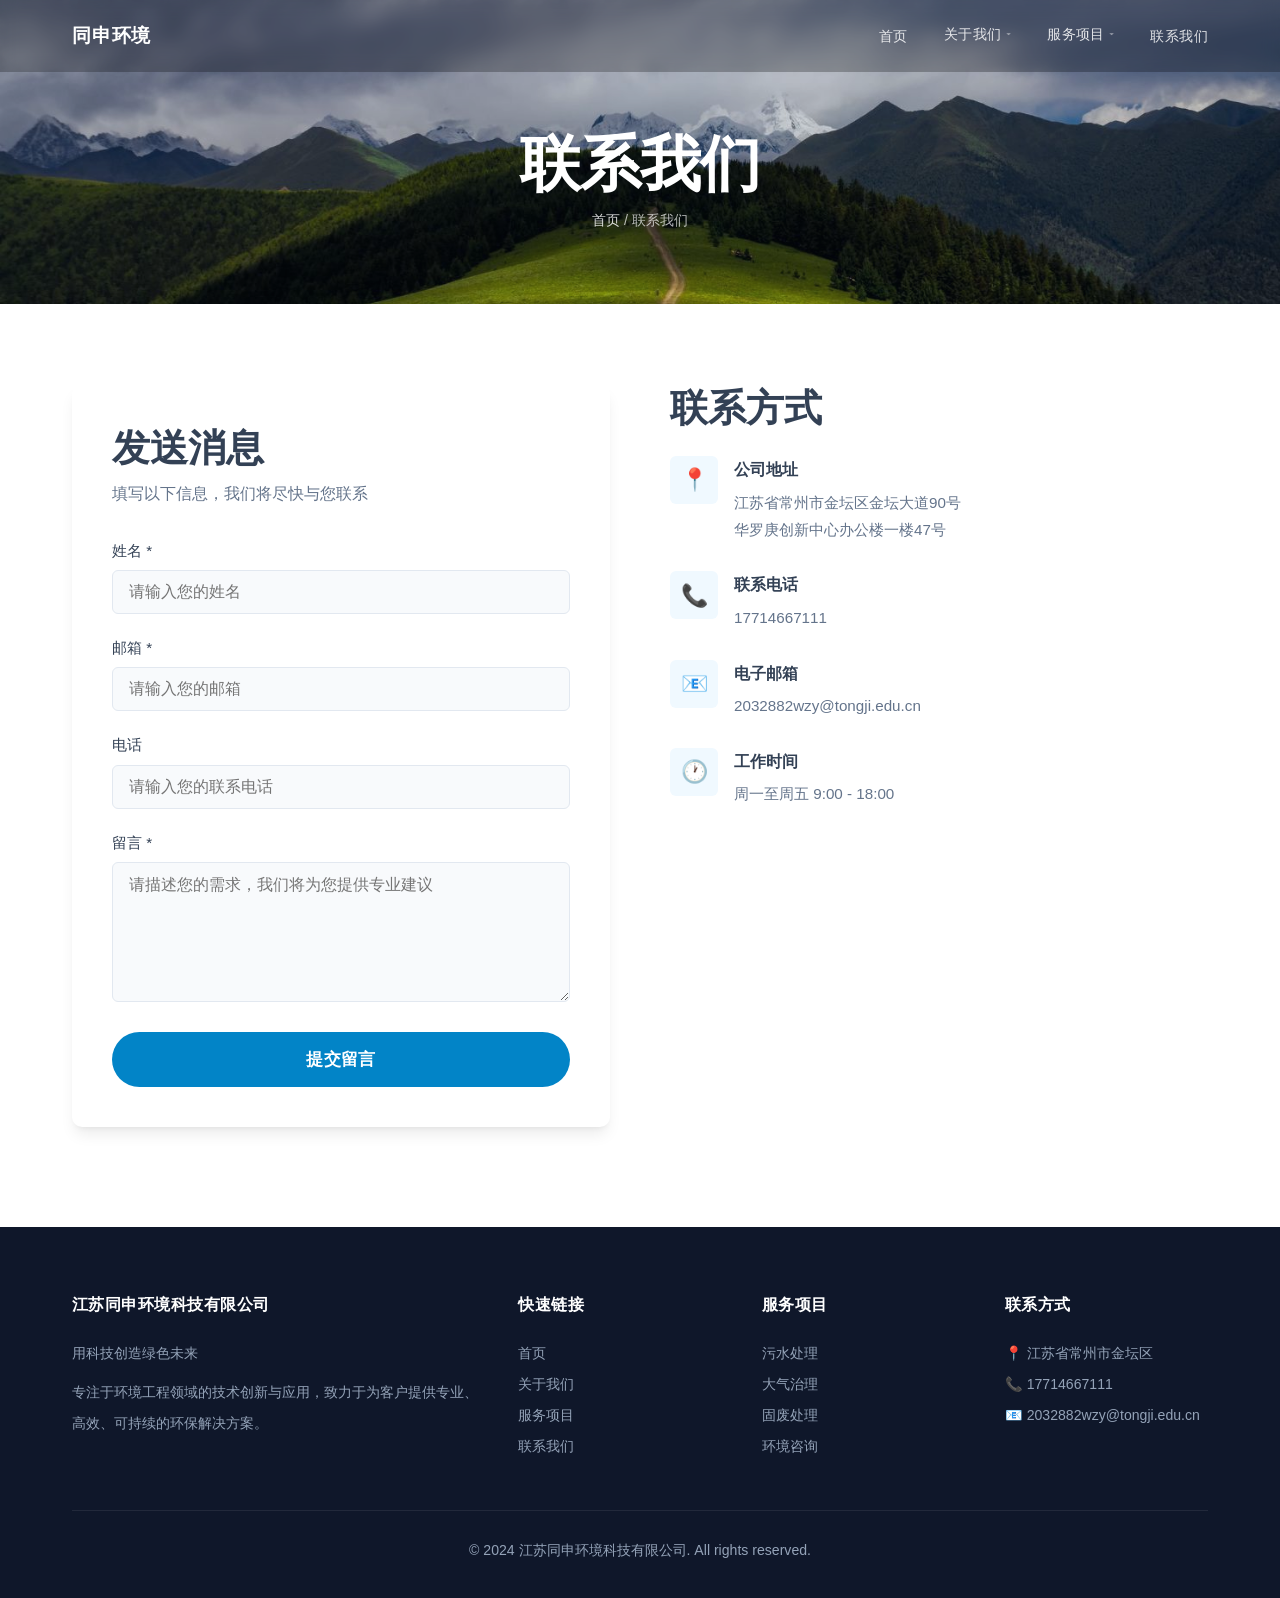
<file: contact.html>
<!DOCTYPE html>
<html lang="zh-CN">
<head>
    <meta charset="UTF-8">
    <meta name="viewport" content="width=device-width, initial-scale=1.0">
    <meta name="description" content="联系江苏同申环境科技有限公司 — 地址：江苏省常州市金坛区金坛大道90号华罗庚创新中心，电话：17714667111，邮箱：2032882wzy@tongji.edu.cn。">
    <title>联系我们 — 江苏同申环境科技有限公司</title>
    <link rel="stylesheet" href="css/style.css?v=11">
    <style>
        .contact-layout {
            display: grid;
            grid-template-columns: 1fr 1fr;
            gap: 60px;
            align-items: start;
        }

        /* 表单 */
        .contact-form {
            background: var(--white);
            padding: 40px;
            border-radius: var(--radius-lg);
            box-shadow: var(--shadow-lg);
        }

        .contact-form h2 {
            margin-bottom: 8px;
        }

        .contact-form .form-subtitle {
            color: var(--gray-500);
            margin-bottom: 28px;
        }

        .form-group {
            margin-bottom: 20px;
        }

        .form-group label {
            display: block;
            margin-bottom: 6px;
            font-weight: 500;
            font-size: 0.95rem;
            color: var(--gray-700);
        }

        .form-group input,
        .form-group textarea {
            width: 100%;
            padding: 12px 16px;
            border: 1.5px solid var(--gray-200);
            border-radius: var(--radius);
            font-size: 1rem;
            font-family: inherit;
            transition: border-color 0.2s, box-shadow 0.2s;
            background: var(--gray-50);
        }

        .form-group input:focus,
        .form-group textarea:focus {
            outline: none;
            border-color: var(--primary);
            box-shadow: 0 0 0 3px rgba(22, 163, 74, 0.1);
            background: var(--white);
        }

        .form-group textarea {
            resize: vertical;
            min-height: 140px;
        }

        .form-group .error-msg {
            color: #dc2626;
            font-size: 0.8rem;
            margin-top: 4px;
            display: none;
        }

        .form-group.error input,
        .form-group.error textarea {
            border-color: #dc2626;
        }

        .form-group.error .error-msg {
            display: block;
        }

        .form-success {
            display: none;
            text-align: center;
            padding: 40px;
        }

        .form-success .success-icon {
            font-size: 56px;
            margin-bottom: 16px;
        }

        .form-success h3 {
            color: var(--primary);
            margin-bottom: 8px;
        }

        /* 联系信息 */
        .contact-info h2 {
            margin-bottom: 24px;
        }

        .info-item {
            display: flex;
            gap: 16px;
            margin-bottom: 28px;
        }

        .info-icon {
            width: 48px;
            height: 48px;
            background: var(--primary-bg);
            border-radius: var(--radius);
            display: flex;
            align-items: center;
            justify-content: center;
            font-size: 22px;
            flex-shrink: 0;
        }

        .info-item h4 {
            margin-bottom: 4px;
            font-size: 1rem;
        }

        .info-item p {
            color: var(--gray-500);
            font-size: 0.95rem;
        }

        @media (max-width: 768px) {
            .contact-layout {
                grid-template-columns: 1fr;
                gap: 40px;
            }

            .contact-form {
                padding: 28px 20px;
            }
        }
    </style>
</head>
<body>

    <nav class="navbar" id="navbar">
        <div class="container">
            <a href="index.html" class="nav-logo">同申环境</a>
            <ul class="nav-links" id="navLinks">
                <li><a href="index.html">首页</a></li>
                <li class="nav-item">
                    <a href="about.html">关于我们</a>
                    <div class="nav-dropdown">
                        <a href="about.html">公司简介</a>
                        <a href="about.html#values">核心价值观</a>
                        <a href="about.html#timeline">发展历程</a>
                    </div>
                </li>
                <li class="nav-item">
                    <a href="products.html">服务项目</a>
                    <div class="nav-dropdown">
                        <a href="products.html">污水处理</a>
                        <a href="products.html">大气治理</a>
                        <a href="products.html">固废处理</a>
                        <a href="products.html">生态修复</a>
                        <a href="products.html">环境评估</a>
                        <a href="products.html">环保咨询</a>
                    </div>
                </li>
                <li><a href="contact.html">联系我们</a></li>
            </ul>
            <button class="nav-toggle" id="navToggle" aria-label="菜单">
                <span></span><span></span><span></span>
            </button>
        </div>
    </nav>

    <section class="page-banner">
        <div class="container">
            <h1>联系我们</h1>
            <p class="breadcrumb"><a href="index.html">首页</a> / 联系我们</p>
        </div>
    </section>

    <section class="section" style="padding-top: 80px;">
        <div class="container">
            <div class="contact-layout">
                <!-- 表单 -->
                <div class="contact-form" id="contactForm">
                    <h2>发送消息</h2>
                    <p class="form-subtitle">填写以下信息，我们将尽快与您联系</p>
                    <form id="messageForm" novalidate>
                        <div class="form-group">
                            <label for="name">姓名 *</label>
                            <input type="text" id="name" name="name" placeholder="请输入您的姓名" required>
                            <span class="error-msg">请输入姓名</span>
                        </div>
                        <div class="form-group">
                            <label for="email">邮箱 *</label>
                            <input type="email" id="email" name="email" placeholder="请输入您的邮箱" required>
                            <span class="error-msg">请输入有效的邮箱地址</span>
                        </div>
                        <div class="form-group">
                            <label for="phone">电话</label>
                            <input type="tel" id="phone" name="phone" placeholder="请输入您的联系电话">
                        </div>
                        <div class="form-group">
                            <label for="message">留言 *</label>
                            <textarea id="message" name="message" placeholder="请描述您的需求，我们将为您提供专业建议" required></textarea>
                            <span class="error-msg">请输入留言内容</span>
                        </div>
                        <button type="submit" class="btn btn-primary" style="width:100%;padding:14px;font-size:1.05rem;">提交留言</button>
                    </form>
                </div>

                <!-- 成功提示（默认隐藏） -->
                <div class="contact-form form-success" id="formSuccess">
                    <div class="success-icon">✅</div>
                    <h3>留言已提交！</h3>
                    <p>感谢您的留言，我们将在 1-2 个工作日内与您联系。</p>
                </div>

                <!-- 联系信息 -->
                <div class="contact-info">
                    <h2>联系方式</h2>
                    <div class="info-item">
                        <div class="info-icon">📍</div>
                        <div>
                            <h4>公司地址</h4>
                            <p>江苏省常州市金坛区金坛大道90号<br>华罗庚创新中心办公楼一楼47号</p>
                        </div>
                    </div>
                    <div class="info-item">
                        <div class="info-icon">📞</div>
                        <div>
                            <h4>联系电话</h4>
                            <p>17714667111</p>
                        </div>
                    </div>
                    <div class="info-item">
                        <div class="info-icon">📧</div>
                        <div>
                            <h4>电子邮箱</h4>
                            <p>2032882wzy@tongji.edu.cn</p>
                        </div>
                    </div>
                    <div class="info-item">
                        <div class="info-icon">🕐</div>
                        <div>
                            <h4>工作时间</h4>
                            <p>周一至周五 9:00 - 18:00</p>
                        </div>
                    </div>
                </div>
            </div>
        </div>
    </section>

    <footer class="footer">
        <div class="container">
            <div class="footer-grid">
                <div>
                    <h4>江苏同申环境科技有限公司</h4>
                    <p>用科技创造绿色未来</p>
                    <p style="margin-top:8px;">专注于环境工程领域的技术创新与应用，致力于为客户提供专业、高效、可持续的环保解决方案。</p>
                </div>
                <div>
                    <h4>快速链接</h4>
                    <p><a href="index.html">首页</a></p>
                    <p><a href="about.html">关于我们</a></p>
                    <p><a href="products.html">服务项目</a></p>
                    <p><a href="contact.html">联系我们</a></p>
                </div>
                <div>
                    <h4>服务项目</h4>
                    <p><a href="products.html">污水处理</a></p>
                    <p><a href="products.html">大气治理</a></p>
                    <p><a href="products.html">固废处理</a></p>
                    <p><a href="products.html">环境咨询</a></p>
                </div>
                <div>
                    <h4>联系方式</h4>
                    <p>📍 江苏省常州市金坛区</p>
                    <p>📞 17714667111</p>
                    <p>📧 2032882wzy@tongji.edu.cn</p>
                </div>
            </div>
            <div class="footer-bottom">
                <p>&copy; 2024 江苏同申环境科技有限公司. All rights reserved.</p>
            </div>
        </div>
    </footer>

    <script src="js/main.js"></script>
</body>
</html>
</file>
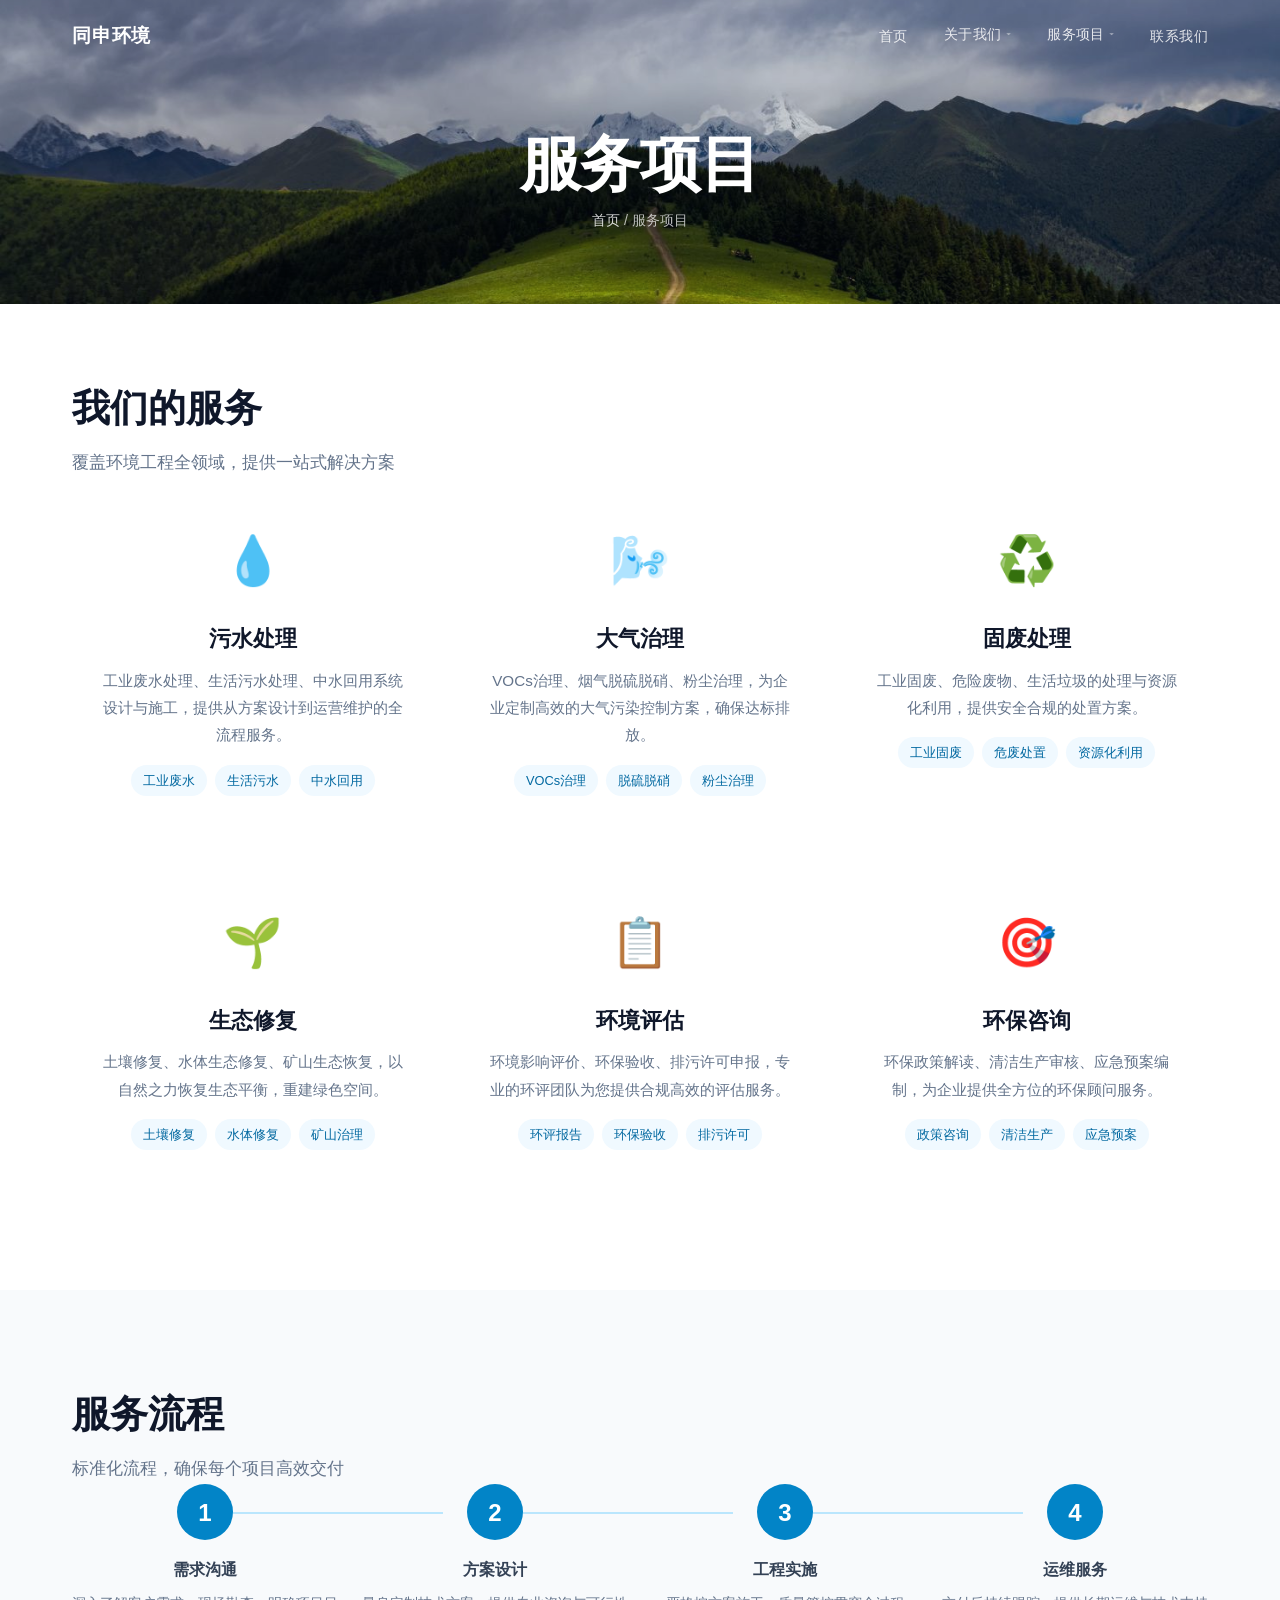
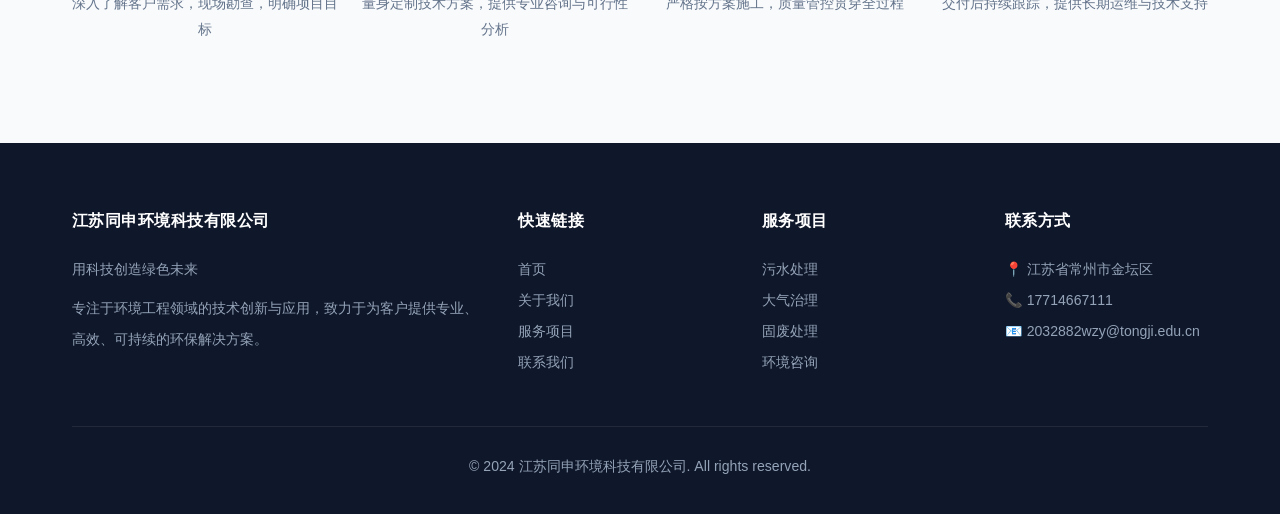
<file: products.html>
<!DOCTYPE html>
<html lang="zh-CN">
<head>
    <meta charset="UTF-8">
    <meta name="viewport" content="width=device-width, initial-scale=1.0">
    <meta name="description" content="江苏同申环境科技有限公司服务项目 — 污水处理、大气治理、固废处理、生态修复、环境评估、环保咨询，一站式环保解决方案。">
    <title>服务项目 — 江苏同申环境科技有限公司</title>
    <link rel="stylesheet" href="css/style.css?v=13">
    <style>
        .services-grid {
            display: grid;
            grid-template-columns: repeat(3, 1fr);
            gap: 24px;
        }

        .service-card {
            text-align: center;
            padding: 40px 28px;
            cursor: default;
        }

        .service-icon {
            font-size: 48px;
            margin-bottom: 20px;
        }

        .service-card h3 {
            margin-bottom: 12px;
            color: var(--gray-900);
        }

        .service-card p {
            color: var(--gray-500);
            font-size: 0.95rem;
            line-height: 1.8;
        }

        .service-tags {
            display: flex;
            flex-wrap: wrap;
            gap: 8px;
            justify-content: center;
            margin-top: 16px;
        }

        .tag {
            background: var(--primary-bg);
            color: var(--primary-dark);
            padding: 4px 12px;
            border-radius: 20px;
            font-size: 0.8rem;
            font-weight: 500;
        }

        /* 流程 */
        .process-steps {
            display: grid;
            grid-template-columns: repeat(4, 1fr);
            gap: 24px;
            position: relative;
        }

        .process-step {
            text-align: center;
            position: relative;
        }

        .step-number {
            width: 56px;
            height: 56px;
            background: var(--primary);
            color: var(--white);
            border-radius: 50%;
            display: flex;
            align-items: center;
            justify-content: center;
            font-size: 1.5rem;
            font-weight: 700;
            margin: 0 auto 16px;
            position: relative;
            z-index: 1;
        }

        .process-step:not(:last-child)::after {
            content: '';
            position: absolute;
            top: 28px;
            left: calc(50% + 28px);
            width: calc(100% - 56px);
            height: 2px;
            background: var(--primary-border);
        }

        .process-step h4 {
            margin-bottom: 6px;
        }

        .process-step p {
            color: var(--gray-500);
            font-size: 0.9rem;
        }

        @media (max-width: 768px) {
            .services-grid { grid-template-columns: 1fr; }
            .process-steps { grid-template-columns: 1fr; }
            .process-step:not(:last-child)::after { display: none; }
        }

        @media (min-width: 769px) and (max-width: 1024px) {
            .services-grid { grid-template-columns: repeat(2, 1fr); }
        }
        /* 导航全透明 */
        .navbar { background: transparent; backdrop-filter: none; }
    </style>
</head>
<body>

    <nav class="navbar" id="navbar">
        <div class="container">
            <a href="index.html" class="nav-logo">同申环境</a>
            <ul class="nav-links" id="navLinks">
                <li><a href="index.html">首页</a></li>
                <li class="nav-item">
                    <a href="about.html">关于我们</a>
                    <div class="nav-dropdown">
                        <a href="about.html">公司简介</a>
                        <a href="about.html#values">核心价值观</a>
                        <a href="about.html#timeline">发展历程</a>
                    </div>
                </li>
                <li class="nav-item">
                    <a href="products.html">服务项目</a>
                    <div class="nav-dropdown">
                        <a href="products.html">污水处理</a>
                        <a href="products.html">大气治理</a>
                        <a href="products.html">固废处理</a>
                        <a href="products.html">生态修复</a>
                        <a href="products.html">环境评估</a>
                        <a href="products.html">环保咨询</a>
                    </div>
                </li>
                <li><a href="contact.html">联系我们</a></li>
            </ul>
            <button class="nav-toggle" id="navToggle" aria-label="菜单">
                <span></span><span></span><span></span>
            </button>
        </div>
    </nav>

    <section class="page-banner">
        <div class="container">
            <h1>服务项目</h1>
            <p class="breadcrumb"><a href="index.html">首页</a> / 服务项目</p>
        </div>
    </section>

    <!-- 服务列表 -->
    <section class="section" style="padding-top: 80px;">
        <div class="container">
            <h2 class="section-title">我们的服务</h2>
            <p class="section-subtitle">覆盖环境工程全领域，提供一站式解决方案</p>
            <div class="services-grid">
                <div class="card service-card">
                    <div class="service-icon">💧</div>
                    <h3>污水处理</h3>
                    <p>工业废水处理、生活污水处理、中水回用系统设计与施工，提供从方案设计到运营维护的全流程服务。</p>
                    <div class="service-tags">
                        <span class="tag">工业废水</span>
                        <span class="tag">生活污水</span>
                        <span class="tag">中水回用</span>
                    </div>
                </div>
                <div class="card service-card">
                    <div class="service-icon">🌬️</div>
                    <h3>大气治理</h3>
                    <p>VOCs治理、烟气脱硫脱硝、粉尘治理，为企业定制高效的大气污染控制方案，确保达标排放。</p>
                    <div class="service-tags">
                        <span class="tag">VOCs治理</span>
                        <span class="tag">脱硫脱硝</span>
                        <span class="tag">粉尘治理</span>
                    </div>
                </div>
                <div class="card service-card">
                    <div class="service-icon">♻️</div>
                    <h3>固废处理</h3>
                    <p>工业固废、危险废物、生活垃圾的处理与资源化利用，提供安全合规的处置方案。</p>
                    <div class="service-tags">
                        <span class="tag">工业固废</span>
                        <span class="tag">危废处置</span>
                        <span class="tag">资源化利用</span>
                    </div>
                </div>
                <div class="card service-card">
                    <div class="service-icon">🌱</div>
                    <h3>生态修复</h3>
                    <p>土壤修复、水体生态修复、矿山生态恢复，以自然之力恢复生态平衡，重建绿色空间。</p>
                    <div class="service-tags">
                        <span class="tag">土壤修复</span>
                        <span class="tag">水体修复</span>
                        <span class="tag">矿山治理</span>
                    </div>
                </div>
                <div class="card service-card">
                    <div class="service-icon">📋</div>
                    <h3>环境评估</h3>
                    <p>环境影响评价、环保验收、排污许可申报，专业的环评团队为您提供合规高效的评估服务。</p>
                    <div class="service-tags">
                        <span class="tag">环评报告</span>
                        <span class="tag">环保验收</span>
                        <span class="tag">排污许可</span>
                    </div>
                </div>
                <div class="card service-card">
                    <div class="service-icon">🎯</div>
                    <h3>环保咨询</h3>
                    <p>环保政策解读、清洁生产审核、应急预案编制，为企业提供全方位的环保顾问服务。</p>
                    <div class="service-tags">
                        <span class="tag">政策咨询</span>
                        <span class="tag">清洁生产</span>
                        <span class="tag">应急预案</span>
                    </div>
                </div>
            </div>
        </div>
    </section>

    <!-- 服务流程 -->
    <section class="section section-alt">
        <div class="container">
            <h2 class="section-title">服务流程</h2>
            <p class="section-subtitle">标准化流程，确保每个项目高效交付</p>
            <div class="process-steps">
                <div class="process-step">
                    <div class="step-number">1</div>
                    <h4>需求沟通</h4>
                    <p>深入了解客户需求，现场勘查，明确项目目标</p>
                </div>
                <div class="process-step">
                    <div class="step-number">2</div>
                    <h4>方案设计</h4>
                    <p>量身定制技术方案，提供专业咨询与可行性分析</p>
                </div>
                <div class="process-step">
                    <div class="step-number">3</div>
                    <h4>工程实施</h4>
                    <p>严格按方案施工，质量管控贯穿全过程</p>
                </div>
                <div class="process-step">
                    <div class="step-number">4</div>
                    <h4>运维服务</h4>
                    <p>交付后持续跟踪，提供长期运维与技术支持</p>
                </div>
            </div>
        </div>
    </section>

    <footer class="footer">
        <div class="container">
            <div class="footer-grid">
                <div>
                    <h4>江苏同申环境科技有限公司</h4>
                    <p>用科技创造绿色未来</p>
                    <p style="margin-top:8px;">专注于环境工程领域的技术创新与应用，致力于为客户提供专业、高效、可持续的环保解决方案。</p>
                </div>
                <div>
                    <h4>快速链接</h4>
                    <p><a href="index.html">首页</a></p>
                    <p><a href="about.html">关于我们</a></p>
                    <p><a href="products.html">服务项目</a></p>
                    <p><a href="contact.html">联系我们</a></p>
                </div>
                <div>
                    <h4>服务项目</h4>
                    <p><a href="products.html">污水处理</a></p>
                    <p><a href="products.html">大气治理</a></p>
                    <p><a href="products.html">固废处理</a></p>
                    <p><a href="products.html">环境咨询</a></p>
                </div>
                <div>
                    <h4>联系方式</h4>
                    <p>📍 江苏省常州市金坛区</p>
                    <p>📞 17714667111</p>
                    <p>📧 2032882wzy@tongji.edu.cn</p>
                </div>
            </div>
            <div class="footer-bottom">
                <p>&copy; 2024 江苏同申环境科技有限公司. All rights reserved.</p>
            </div>
        </div>
    </footer>

    <script src="js/main.js?v=13"></script>
    <script>
    // 导航栏滚动变色
    const navbar2 = document.getElementById('navbar');
    window.addEventListener('scroll', () => {
        navbar2.classList.toggle('scrolled', window.scrollY > 80);
    }, { passive: true });
    </script>
</body>
</html>
</file>
<file: css/style.css>
/* ============================================
   江苏同申环境科技有限公司 - 全局样式 v2
   天蓝+白 | 极简大气 | 全屏滚动
   ============================================ */

/* --- CSS Variables --- */
:root {
    --primary: #0284c7;
    --primary-dark: #0369a1;
    --primary-light: #38bdf8;
    --primary-bg: #f0f9ff;
    --primary-border: #bae6fd;
    --white: #ffffff;
    --gray-50: #f8fafc;
    --gray-100: #f1f5f9;
    --gray-200: #e2e8f0;
    --gray-300: #cbd5e1;
    --gray-400: #94a3b8;
    --gray-500: #64748b;
    --gray-600: #475569;
    --gray-700: #334155;
    --gray-800: #1e293b;
    --gray-900: #0f172a;
    --shadow-sm: 0 1px 2px 0 rgb(0 0 0 / 0.03);
    --shadow: 0 1px 3px 0 rgb(0 0 0 / 0.06), 0 1px 2px -1px rgb(0 0 0 / 0.06);
    --shadow-md: 0 4px 6px -1px rgb(0 0 0 / 0.07), 0 2px 4px -2px rgb(0 0 0 / 0.07);
    --shadow-lg: 0 10px 15px -3px rgb(0 0 0 / 0.08), 0 4px 6px -4px rgb(0 0 0 / 0.08);
    --radius: 6px;
    --radius-lg: 10px;
    --max-width: 1200px;
    --nav-height: 72px;
}

/* --- Reset --- */
*, *::before, *::after { box-sizing: border-box; margin: 0; padding: 0; }

html {
    scroll-behavior: smooth;
    scroll-padding-top: 0;
}

body {
    font-family: -apple-system, BlinkMacSystemFont, "Segoe UI", "PingFang SC", "Microsoft YaHei", "Helvetica Neue", sans-serif;
    color: var(--gray-700);
    line-height: 1.8;
    background: var(--white);
    -webkit-font-smoothing: antialiased;
    overflow-x: hidden;
}

img { max-width: 100%; height: auto; display: block; }
a { text-decoration: none; color: inherit; }

/* --- Container --- */
.container {
    max-width: var(--max-width);
    margin: 0 auto;
    padding: 0 32px;
}

.container-narrow {
    max-width: 800px;
    margin: 0 auto;
    padding: 0 32px;
}

/* --- Typography --- */
h1 { font-size: clamp(2.2rem, 5vw, 3.8rem); font-weight: 700; line-height: 1.15; letter-spacing: -0.02em; }
h2 { font-size: clamp(1.6rem, 3.5vw, 2.4rem); font-weight: 600; line-height: 1.25; }
h3 { font-size: clamp(1.1rem, 2.5vw, 1.35rem); font-weight: 600; line-height: 1.4; }

.section-label {
    font-size: 0.85rem;
    font-weight: 600;
    text-transform: uppercase;
    letter-spacing: 3px;
    color: var(--primary);
    margin-bottom: 12px;
}

.section-title {
    margin-bottom: 16px;
    color: var(--gray-900);
}

.section-subtitle {
    color: var(--gray-500);
    font-size: 1.05rem;
    max-width: 600px;
}

/* --- Buttons --- */
.btn {
    display: inline-flex;
    align-items: center;
    justify-content: center;
    padding: 14px 32px;
    border-radius: 50px;
    font-size: 0.95rem;
    font-weight: 600;
    cursor: pointer;
    transition: all 0.25s;
    border: 2px solid transparent;
    letter-spacing: 0.02em;
}

.btn-primary {
    background: var(--primary);
    color: var(--white);
}
.btn-primary:hover {
    background: var(--primary-dark);
    transform: translateY(-2px);
    box-shadow: 0 8px 25px rgba(2, 132, 199, 0.3);
}

.btn-outline {
    border-color: var(--white);
    color: var(--white);
}
.btn-outline:hover {
    background: var(--white);
    color: var(--primary);
}

.btn-outline-dark {
    border-color: var(--primary);
    color: var(--primary);
}
.btn-outline-dark:hover {
    background: var(--primary);
    color: var(--white);
}

/* --- Navigation --- */
.navbar {
    position: fixed;
    top: 0; left: 0; right: 0;
    z-index: 1000;
    height: var(--nav-height);
    display: flex;
    align-items: center;
    transition: all 0.35s;
    background: rgba(0,0,0,0.25);
    backdrop-filter: blur(8px);
}

.navbar.scrolled {
    background: rgba(255, 255, 255, 0.92);
    backdrop-filter: blur(12px);
    box-shadow: 0 1px 0 rgba(0,0,0,0.06);
}

.navbar .container {
    display: flex;
    align-items: center;
    justify-content: space-between;
    width: 100%;
}

.nav-logo {
    font-size: 1.2rem;
    font-weight: 700;
    color: var(--white);
    letter-spacing: 0.04em;
    transition: color 0.3s;
}
.navbar.scrolled .nav-logo { color: var(--gray-900); }

.nav-links {
    display: flex;
    list-style: none;
    gap: 36px;
}

.nav-links a {
    font-size: 0.9rem;
    font-weight: 500;
    color: rgba(255, 255, 255, 0.85);
    transition: color 0.2s;
    letter-spacing: 0.03em;
}
.navbar.scrolled .nav-links a { color: var(--gray-600); }
.nav-links a:hover { color: var(--white); }
.navbar.scrolled .nav-links a:hover { color: var(--primary); }

/* 下拉菜单 */
.nav-item {
    position: relative;
}
.nav-item > a {
    display: flex;
    align-items: center;
    gap: 4px;
}
.nav-item > a::after {
    content: '▾';
    font-size: 0.65rem;
    opacity: 0.5;
    transition: transform 0.2s;
}
.nav-item:hover > a::after {
    transform: rotate(180deg);
}
.nav-dropdown {
    position: absolute;
    top: 100%;
    left: 50%;
    transform: translateX(-50%) translateY(8px);
    background: var(--white);
    border-radius: 8px;
    box-shadow: 0 10px 40px rgba(0,0,0,0.12);
    padding: 8px 0;
    min-width: 140px;
    opacity: 0;
    visibility: hidden;
    transition: all 0.25s;
    z-index: 100;
}
.nav-dropdown::before {
    content: '';
    position: absolute;
    top: -6px;
    left: 50%;
    transform: translateX(-50%);
    width: 12px;
    height: 12px;
    background: var(--white);
    border-radius: 2px;
    rotate: 45deg;
}
.nav-item:hover .nav-dropdown {
    opacity: 1;
    visibility: visible;
    transform: translateX(-50%) translateY(4px);
}
.nav-dropdown a {
    display: block;
    padding: 10px 20px;
    font-size: 0.85rem;
    color: var(--gray-600) !important;
    white-space: nowrap;
    transition: all 0.15s;
}
.nav-dropdown a:hover {
    background: var(--primary-bg);
    color: var(--primary) !important;
}

.nav-toggle {
    display: none;
    flex-direction: column;
    gap: 5px;
    cursor: pointer;
    background: none;
    border: none;
    padding: 4px;
}
.nav-toggle span {
    display: block;
    width: 22px;
    height: 2px;
    background: var(--white);
    transition: all 0.3s;
    border-radius: 2px;
}
.navbar.scrolled .nav-toggle span { background: var(--gray-700); }

/* --- Page Banner --- */
.page-banner {
    position: relative;
    overflow: hidden;
    background: #0a1628;
    padding: 130px 0 70px;
    text-align: center;
    color: var(--white);
}
.page-banner::before {
    content: '';
    position: absolute;
    inset: 0;
    background: url('../images/banner-bg.jpg') center/cover no-repeat;
    opacity: 0.8;
    z-index: 0;
}
.page-banner .container {
    position: relative;
    z-index: 1;
}
.page-banner h1 { margin-bottom: 8px; }
.page-banner .breadcrumb {
    color: rgba(255, 255, 255, 0.7);
    font-size: 0.9rem;
}
.page-banner .breadcrumb a { color: rgba(255, 255, 255, 0.85); }
.page-banner .breadcrumb a:hover { color: var(--white); }

/* --- Section --- */
.section { padding: 100px 0; }
.section-alt { background: var(--gray-50); }

/* --- Footer --- */
.footer {
    background: var(--gray-900);
    color: var(--gray-400);
    padding: 64px 0 32px;
}
.footer-grid {
    display: grid;
    grid-template-columns: 2fr 1fr 1fr 1fr;
    gap: 40px;
    margin-bottom: 48px;
}
.footer h4 {
    color: var(--white);
    font-size: 1rem;
    margin-bottom: 18px;
    letter-spacing: 0.03em;
}
.footer p, .footer a {
    font-size: 0.88rem;
    line-height: 2.2;
}
.footer a:hover { color: var(--primary-light); }
.footer-bottom {
    border-top: 1px solid rgba(255,255,255,0.08);
    padding-top: 24px;
    text-align: center;
    font-size: 0.82rem;
}

/* --- Utility --- */
.text-center { text-align: center; }
.text-primary { color: var(--primary); }

/* --- Responsive --- */
@media (max-width: 768px) {
    .nav-links {
        position: fixed;
        top: var(--nav-height);
        left: 0; right: 0;
        background: rgba(255,255,255,0.98);
        backdrop-filter: blur(12px);
        flex-direction: column;
        gap: 0;
        padding: 12px 0;
        box-shadow: 0 4px 20px rgba(0,0,0,0.08);
        transform: translateY(-100%);
        opacity: 0;
        pointer-events: none;
        transition: all 0.3s;
    }
    .nav-links.active {
        transform: translateY(0);
        opacity: 1;
        pointer-events: auto;
    }
    .nav-links a {
        display: block;
        padding: 14px 28px;
        color: var(--gray-700) !important;
        font-size: 1rem;
    }
    .nav-toggle { display: flex; }
    .footer-grid { grid-template-columns: 1fr; gap: 32px; }
    .section { padding: 64px 0; }
    .container, .container-narrow { padding: 0 20px; }
}

/* ============================================
   性能优化 — GPU 合成层 / CSS Containment / will-change
   ============================================ */

/* --- 全屏区块：跳过离屏渲染 (content-visibility) --- */
.fullscreen {
    content-visibility: auto;
    contain-intrinsic-size: 100vh;
}

/* --- Hero 背景层：GPU 合成 + 隐藏背面 --- */
.hero-bg-layer {
    will-change: opacity;
    backface-visibility: hidden;
    -webkit-backface-visibility: hidden;
}

/* --- 滚动提示：提升到合成层 --- */
.scroll-hint {
    will-change: transform;
    backface-visibility: hidden;
}

/* --- 案例卡片：布局/样式隔离 + GPU 变换层 --- */
.case-card {
    will-change: transform;
    contain: layout style paint;
    backface-visibility: hidden;
    -webkit-backface-visibility: hidden;
}
.case-card img {
    backface-visibility: hidden;
    -webkit-backface-visibility: hidden;
    image-rendering: -webkit-optimize-contrast;
}

/* --- 服务区光环：GPU 合成层 --- */
.m-conta3 .inner .ring {
    will-change: transform;
    backface-visibility: hidden;
    -webkit-backface-visibility: hidden;
}

/* --- 波浪动画：GPU 合成层 --- */
.wave {
    will-change: transform;
    backface-visibility: hidden;
    -webkit-backface-visibility: hidden;
}

/* --- 暂停服务区所有 CSS 动画 (离屏时) --- */
.services-slide.anim-paused .ring1,
.services-slide.anim-paused .ring2,
.services-slide.anim-paused .ring3,
.services-slide.anim-paused .ring4,
.services-slide.anim-paused .wave,
.services-slide.anim-paused .ul-taba3 li {
    animation-play-state: paused !important;
}

/* --- 关于/联系我们区块：布局隔离 --- */
.about-grid {
    contain: layout style;
}
.contact-grid {
    contain: layout style;
}

/* --- 案例瀑布流容器：尺寸隔离 --- */
.cases-masonry {
    contain: layout style;
}

/* --- 通用：动画元素默认启用 GPU 合成 --- */
.about-text,
.about-image-block,
.contact-map,
.contact-info {
    backface-visibility: hidden;
    -webkit-backface-visibility: hidden;
}
</file>
